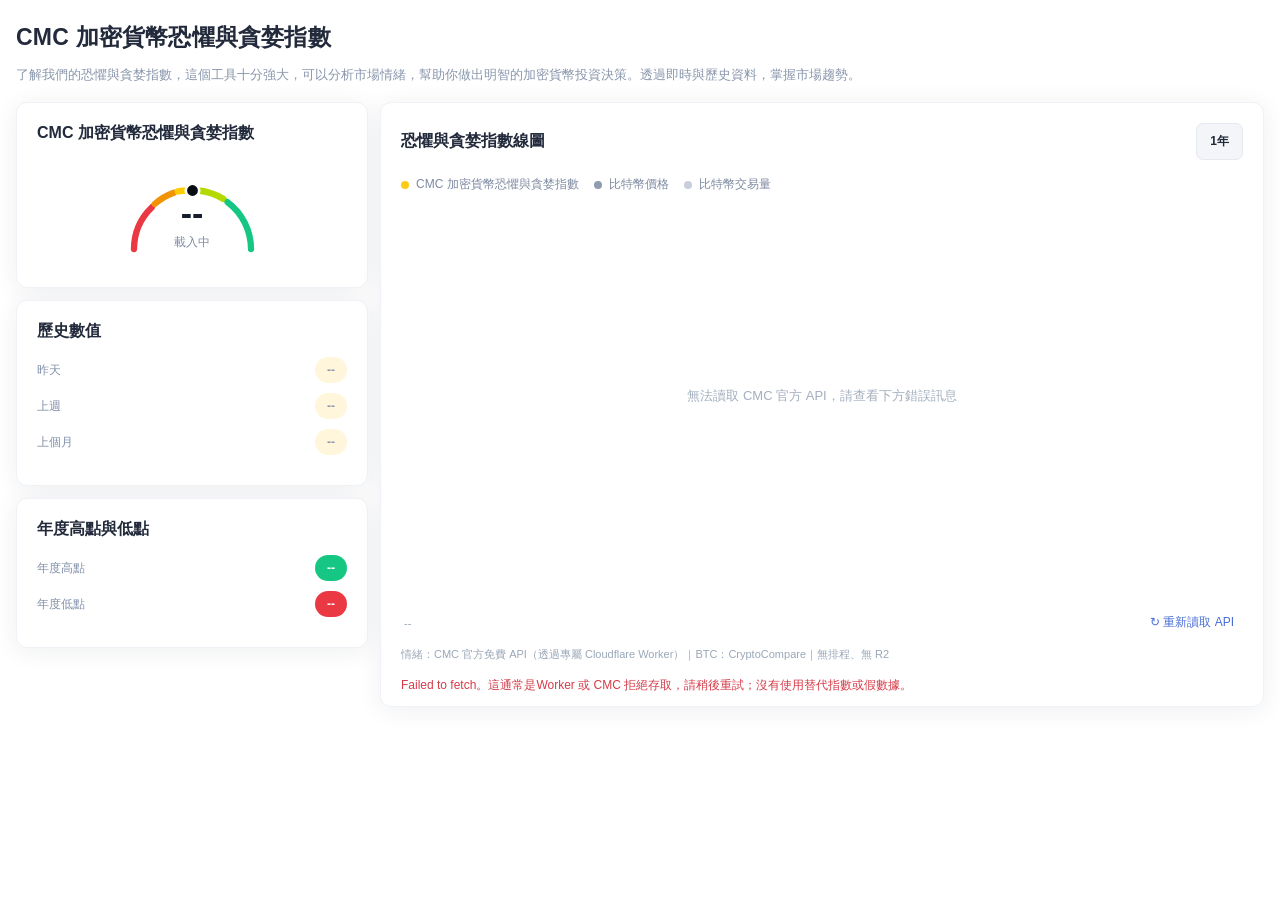
<file: CMC_Fear_Greed_GitHub_v1.2.0/index.html>
<!doctype html><html lang="zh-Hant"><head><meta charset="UTF-8"><meta name="viewport" content="width=device-width, initial-scale=1.0"><title>CMC 加密貨幣恐懼與貪婪指數｜1年</title><style>
:root{font-family:Inter,'Noto Sans TC',-apple-system,BlinkMacSystemFont,'Segoe UI',sans-serif;color:#222a3b;background:#fff}*{box-sizing:border-box}body{margin:0}.page{max-width:1530px;margin:auto;padding:22px 16px 38px}h1{font-size:23px;margin:0 0 13px;font-weight:750;letter-spacing:.2px}.desc{color:#8996ac;font-size:13px;margin:0 0 18px}.layout{display:grid;grid-template-columns:352px minmax(0,1fr);gap:12px}.left{display:flex;flex-direction:column;gap:12px}.panel{background:#fff;border-radius:11px;box-shadow:0 3px 25px rgba(25,39,65,.075);border:1px solid #f0f2f7;padding:20px}.panel h2{font-size:16px;font-weight:680;margin:0 0 15px}.gauge{height:108px;position:relative;max-width:255px;margin:0 auto}.gauge svg{width:100%;height:100%;overflow:visible}.gauge-num{position:absolute;left:0;right:0;top:37px;text-align:center;font-size:34px;line-height:1;font-weight:740;color:#161d2b}.gauge-label{position:absolute;left:0;right:0;top:75px;text-align:center;color:#7f8ba2;font-size:12px}.stat-panel{min-height:166px}.stat-row{display:flex;justify-content:space-between;align-items:center;margin:10px 0;color:#8290a9;font-size:12px}.pill{padding:6px 12px;border-radius:30px;font-size:12px;font-weight:650;white-space:nowrap}.pill.yellow{background:#fff6dc;color:#8b99b1}.pill.green{background:#e5f7b8;color:#697b9a}.pill.red{background:#ffedf0;color:#e54352}.pill.strong-green{background:#16c784;color:#fff}.pill.strong-red{background:#ea3943;color:#fff}.year{min-height:136px}.chart-panel{min-height:510px;position:relative;padding:20px 20px 12px}.chart-head{display:flex;justify-content:space-between;align-items:center;gap:8px}.chart-head h2{margin:0}.range{background:#f3f5f9;color:#202938;font-size:12px;border-radius:7px;padding:9px 13px;border:1px solid #e5e9f0;font-weight:650}.legend{display:flex;align-items:center;flex-wrap:wrap;gap:15px;margin:16px 0 4px;font-size:12px;color:#7d8aa0}.legend span{display:flex;align-items:center;gap:7px}.dot{height:8px;width:8px;display:inline-block;border-radius:50%;background:#ffca16}.dot.price{background:#8e9bb1}.dot.vol{background:#c9cedc}.chart-wrap{height:405px;position:relative}canvas{width:100%;height:100%;display:block;cursor:crosshair}.tip{position:absolute;display:none;z-index:2;pointer-events:none;padding:11px 13px;border-radius:9px;background:rgba(30,41,59,.95);box-shadow:0 8px 28px #14203333;color:#fff;font-size:12px;line-height:1.8;white-space:nowrap}.tip b{font-size:13px}.foot{display:flex;justify-content:space-between;align-items:center;gap:10px;color:#9aa7b8;font-size:11px;padding:11px 3px}.foot button{border:0;background:transparent;color:#486dd6;cursor:pointer;font-size:12px}.status{margin-top:15px;color:#9da8b8;font-size:12px}.status.error{color:#d53b48}.note{font-size:11px;color:#9aa7b8;margin:4px 0}.source{color:#7186b6;text-decoration:none}@media(max-width:930px){.layout{grid-template-columns:1fr}.left{display:grid;grid-template-columns:repeat(3,minmax(0,1fr))}.chart-panel{min-height:475px}.chart-wrap{height:360px}}@media(max-width:640px){.page{padding:17px 10px}.left{display:flex}.chart-panel{padding:14px 8px}.chart-wrap{height:310px}.legend{gap:8px;font-size:10px}h1{font-size:20px}.desc{line-height:1.7}}
</style></head><body><main class="page"><h1>CMC 加密貨幣恐懼與貪婪指數</h1><p class="desc">了解我們的恐懼與貪婪指數，這個工具十分強大，可以分析市場情緒，幫助你做出明智的加密貨幣投資決策。透過即時與歷史資料，掌握市場趨勢。</p><section class="layout"><aside class="left"><article class="panel"><h2>CMC 加密貨幣恐懼與貪婪指數</h2><div class="gauge"><svg viewBox="0 0 260 120"><path d="M 65 100 A 65 65 0 0 1 84.9 53.5" fill="none" stroke="#ea3943" stroke-width="7" stroke-linecap="round"/><path d="M 88 50 A 65 65 0 0 1 109.2 37.5" fill="none" stroke="#f29305" stroke-width="7" stroke-linecap="round"/><path d="M 113.5 36 A 65 65 0 0 1 126 35" fill="none" stroke="#ffcc00" stroke-width="7" stroke-linecap="round"/><path d="M 136 35 A 65 65 0 0 1 164.5 44.5" fill="none" stroke="#b3d900" stroke-width="7" stroke-linecap="round"/><path d="M 169 48 A 65 65 0 0 1 195 100" fill="none" stroke="#16c784" stroke-width="7" stroke-linecap="round"/><circle id="needle" cx="130" cy="35" r="7.5" fill="#070b12" stroke="white" stroke-width="3"/></svg><div id="current" class="gauge-num">--</div><div id="currentClass" class="gauge-label">載入中</div></div></article><article class="panel stat-panel"><h2>歷史數值</h2><div class="stat-row">昨天 <span id="yesterday" class="pill yellow">--</span></div><div class="stat-row">上週 <span id="week" class="pill yellow">--</span></div><div class="stat-row">上個月 <span id="month" class="pill yellow">--</span></div></article><article class="panel year"><h2>年度高點與低點</h2><div class="stat-row">年度高點 <span id="high" class="pill strong-green">--</span></div><div class="stat-row">年度低點 <span id="low" class="pill strong-red">--</span></div></article></aside><article class="panel chart-panel"><div class="chart-head"><h2>恐懼與貪婪指數線圖</h2><span class="range">1年</span></div><div class="legend"><span><i class="dot"></i> CMC 加密貨幣恐懼與貪婪指數</span><span><i class="dot price"></i> 比特幣價格</span><span><i class="dot vol"></i> 比特幣交易量</span></div><div class="chart-wrap" id="chartWrap"><canvas id="chart"></canvas><div class="tip" id="tip"></div></div><div class="foot"><span id="dateRange">--</span><button id="refresh">↻ 重新讀取 API</button></div><div class="note">情緒：CMC 官方免費 API（透過專屬 Cloudflare Worker）｜BTC：CryptoCompare｜無排程、無 R2</div><div class="status" id="status">正在連接 CMC API…</div></article></section></main><script>
'use strict';
// GitHub Pages uses the dedicated Cloudflare Worker for CMC data.
let fg=[],btc=[],latest=null,hover=-1;const $=id=>document.getElementById(id);const classes=['極度恐懼','恐懼','中性','貪婪','極度貪婪'];function kind(v){return v<20?0:v<40?1:v<60?2:v<80?3:4}const colors=['#ea3943','#f29b09','#faca15','#9cdb00','#16c784'];function textClass(v){return classes[kind(v)]}function day(ts){let d=new Date(ts);return d.getUTCFullYear()+'-'+String(d.getUTCMonth()+1).padStart(2,'0')+'-'+String(d.getUTCDate()).padStart(2,'0')}function closest(arr,t){return arr.reduce((a,b)=>Math.abs(b.t-t)<Math.abs(a.t-t)?b:a,arr[0])}function pill(id,x){if(!x)return;let el=$(id);el.textContent=textClass(x.value)+' - '+x.value;el.style.background=kind(x.value)===0?'#ffecef':kind(x.value)===4?'#e6f7c8':'#fff5d8';el.style.color='#7b8ba5'}function setStatus(message,error=false){$('status').textContent=message;$('status').className='status'+(error?' error':'')}function gauge(v){$('current').textContent=v;$('currentClass').textContent=textClass(v);let a=(Math.PI*(1-v/100)),cx=130+65*Math.cos(a),cy=100-65*Math.sin(a);$('needle').setAttribute('cx',cx);$('needle').setAttribute('cy',cy)}
// Deployed Cloudflare Worker endpoint.
const WORKER_BASE = 'https://cmc-fear-greed.youjianchonglangshou.workers.dev';
async function requestJSON(url,timeoutMs=16000){const ac=new AbortController();let tid=setTimeout(()=>ac.abort(),timeoutMs);try{const r=await fetch(url,{cache:'no-store',signal:ac.signal});if(!r.ok){let msg='';try{msg=(await r.json()).error||''}catch{}throw Error('HTTP '+r.status+(msg?'：'+msg:''))}return await r.json()}finally{clearTimeout(tid)}}
async function requestCMC(path){if(WORKER_BASE.includes('YOUR-NEW-WORKER'))throw Error('請先在 index.html 設定 WORKER_BASE 為你的 Cloudflare Worker 網址');let p=path.startsWith('historical')?'historical':'latest';const data=await requestJSON(WORKER_BASE.replace(/\/$/,'')+'/api/'+p);if(p==='historical'&&!Array.isArray(data?.data))throw Error('CMC 歷史資料缺失');if(p==='latest'&&!data?.data)throw Error('CMC 最新資料缺失');return {data,source:'Cloudflare Worker'}}
function parseTime(v){if(typeof v==='number'||/^\d+$/.test(String(v))){const n=Number(v);return n<1e12?n*1000:n}return Date.parse(v)}function parseFG(raw){return raw.map(p=>({t:parseTime(p.timestamp),value:Number(p.value)})).filter(p=>Number.isFinite(p.t)&&Number.isFinite(p.value)&&p.value>=0&&p.value<=100).sort((a,b)=>a.t-b.t)}
async function requestBTC(){const j=await requestJSON(WORKER_BASE.replace(/\/$/,'')+'/api/btc');if(!Array.isArray(j?.Data?.Data))throw Error('BTC 無資料');return j.Data.Data.map(d=>({t:d.time*1000,close:Number(d.close),volume:Number(d.volumeto)})).filter(d=>d.t&&d.close>0)}
async function load(){setStatus('正在讀取 CMC 官方最新值與一年歷史…');
 $('refresh').disabled=true;
 try{
  const historical=await requestCMC('historical?limit=370');
  fg=parseFG(historical.data.data).slice(-366);
  if(fg.length<2)throw Error('CMC 官方歷史數據不足');
  let latestSource=historical.source;
  try{const current=await requestCMC('latest');latest=current.data.data;latestSource=current.source;}catch(e){latest=null;}
  const recent=fg[fg.length-1],live=Number(latest?.value);
  gauge(Number.isFinite(live)?live:recent.value);
  const past=fg.filter(x=>x.t<recent.t);
  pill('yesterday',closest(past.length?past:fg,recent.t-86400000));
  pill('week',closest(fg,recent.t-7*86400000));
  pill('month',closest(fg,recent.t-30*86400000));
  const hi=fg.reduce((a,b)=>b.value>a.value?b:a),lo=fg.reduce((a,b)=>b.value<a.value?b:a);
  $('high').textContent=`${day(hi.t)} ・ ${textClass(hi.value)} - ${hi.value}`;
  $('low').textContent=`${day(lo.t)} ・ ${textClass(lo.value)} - ${lo.value}`;
  $('dateRange').textContent=day(fg[0].t)+' ～ '+day(recent.t);
  btc=[];
  try{btc=await requestBTC();}catch(e){console.warn('BTC 附加行情不可用',e)}
  render();setStatus('CMC 官方資料：'+fg.length+' 筆｜歷史通道：'+historical.source+'｜最新通道：'+latestSource+(btc.length?'｜BTC 已載入':'｜BTC 價格與交易量暫不可用')+'｜讀取時間：'+new Date().toLocaleString('zh-TW'));
 }catch(e){fg=[];btc=[];latest=null;render();setStatus(e.message+'。這通常是Worker 或 CMC 拒絕存取，請稍後重試；沒有使用替代指數或假數據。',true)}
 finally{$('refresh').disabled=false}
}
const cvs=$('chart'),tip=$('tip');let rect={};function render(){const wrap=$('chartWrap'),w=wrap.clientWidth,h=wrap.clientHeight,dpr=window.devicePixelRatio||1;cvs.width=Math.round(w*dpr);cvs.height=Math.round(h*dpr);let g=cvs.getContext('2d');g.scale(dpr,dpr);g.clearRect(0,0,w,h);let L=38,R=42,T=16,B=35,plotH=h-T-B,plotW=w-L-R;rect={w,h,L,R,T,B,plotH,plotW};if(!fg.length){g.fillStyle='#a3afbe';g.font='13px sans-serif';g.textAlign='center';g.fillText('無法讀取 CMC 官方 API，請查看下方錯誤訊息',w/2,h/2);return}let x=i=>L+i/(fg.length-1)*plotW,y=v=>T+(100-v)/100*plotH;g.fillStyle='#e8f9f2';g.fillRect(L,y(100),plotW,y(80)-y(100));g.fillStyle='#fcecee';g.fillRect(L,y(20),plotW,y(0)-y(20));g.strokeStyle='#d7dce5';g.setLineDash([2,3]);g.lineWidth=.8;g.font='11px sans-serif';g.textAlign='left';g.fillStyle='#60718f';[0,20,40,60,80,100].forEach(v=>{g.beginPath();g.moveTo(L,y(v));g.lineTo(w-R,y(v));g.stroke();g.fillText(String(v),w-R+6,y(v)+4)});g.setLineDash([]);let labels=[[90,'極度貪婪'],[70,'貪婪'],[50,'中性'],[30,'恐懼'],[10,'極度恐懼']];g.textAlign='right';g.font='11px sans-serif';for(let [v,s] of labels){g.fillStyle='#728097';g.fillText(s,w-R-8,y(v)-8)};let dates=fg.map(x=>x.t);g.textAlign='center';g.fillStyle='#72819a';for(let i=0;i<6;i++){let idx=Math.round(i*(fg.length-1)/5);let d=new Date(dates[idx]);g.fillText(d.toLocaleString('en-US',{month:'short',year:'numeric',timeZone:'UTC'}),x(idx),h-12)};let bars=btc.length?fg.map(a=>{let b=btc.find(z=>day(z.t)===day(a.t));return b||null}):[];let maxvol=Math.max(1,...bars.map(a=>a?.volume||0));bars.forEach((a,i)=>{if(a){g.fillStyle='rgba(162,159,199,.32)';let bh=(a.volume/maxvol)*plotH*.20;g.fillRect(x(i)-Math.max(1,plotW/fg.length)*.5,T+plotH-bh,Math.max(1,plotW/fg.length),bh)}});if(btc.length){let btcMap=new Map(btc.map(a=>[day(a.t),a]));let p=fg.map(a=>btcMap.get(day(a.t))?.close||null),good=p.filter(Number.isFinite);if(good.length){let min=Math.min(...good),max=Math.max(...good),pad=(max-min)*.08||1;min-=pad;max+=pad;g.beginPath();let start=true;p.forEach((v,i)=>{if(v===null){start=true;return}let py=T+(max-v)/(max-min)*plotH;if(start){g.moveTo(x(i),py);start=false}else g.lineTo(x(i),py)});g.strokeStyle='#99a8c0';g.lineWidth=2;g.stroke();g.textAlign='right';g.fillStyle='#7f8da5';g.font='11px sans-serif';for(let i=0;i<=4;i++){let val=max-i*(max-min)/4;g.fillText('$'+Math.round(val/1000)+'K',L-5,T+i*plotH/4+4)}}}for(let i=1;i<fg.length;i++){let a=fg[i-1],b=fg[i],xx=x(i-1),xx2=x(i),yy=y(a.value),yy2=y(b.value);g.beginPath();g.moveTo(xx,yy);g.lineTo(xx2,yy2);g.strokeStyle=colors[kind((a.value+b.value)/2)];g.lineWidth=2.1;g.stroke()}if(hover>=0&&hover<fg.length){let i=hover;g.strokeStyle='#6b758b';g.lineWidth=1;g.setLineDash([4,4]);g.beginPath();g.moveTo(x(i),T);g.lineTo(x(i),T+plotH);g.stroke();g.setLineDash([]);g.beginPath();g.arc(x(i),y(fg[i].value),4,0,2*Math.PI);g.fillStyle=colors[kind(fg[i].value)];g.fill();g.strokeStyle='#fff';g.lineWidth=2;g.stroke()}}
cvs.addEventListener('mousemove',e=>{if(!fg.length)return;let b=cvs.getBoundingClientRect();hover=Math.max(0,Math.min(fg.length-1,Math.round((e.clientX-b.left-rect.L)/rect.plotW*(fg.length-1))));let v=fg[hover],bitem=btc.find(z=>day(z.t)===day(v.t));tip.innerHTML='<b>'+day(v.t)+'</b><div>恐懼與貪婪：'+v.value+'（'+textClass(v.value)+'）</div>'+(bitem?'<div>BTC 價格：$'+bitem.close.toLocaleString('en-US')+'</div><div>BTC 成交額：$'+Math.round(bitem.volume).toLocaleString('en-US')+'</div>':'');tip.style.display='block';let maxX=b.width-tip.offsetWidth-10;tip.style.left=Math.max(0,Math.min(e.clientX-b.left+14,maxX))+'px';tip.style.top=Math.max(0,e.clientY-b.top-tip.offsetHeight-10)+'px';render()});cvs.addEventListener('mouseleave',()=>{hover=-1;tip.style.display='none';render()});window.addEventListener('resize',render);$('refresh').addEventListener('click',load);load();
</script></body></html>
</file>
